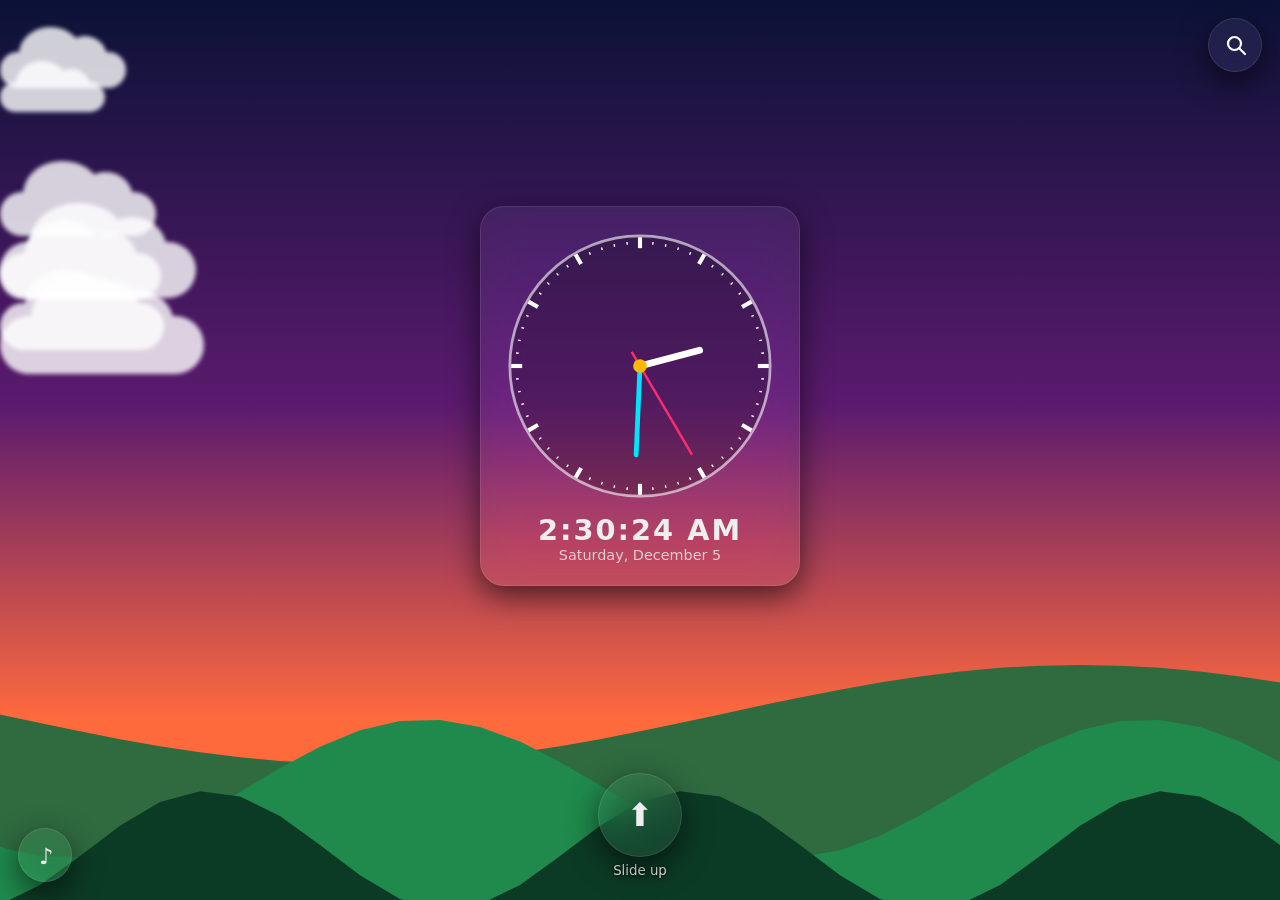
<file: alcaliqb/index.html>
<!DOCTYPE html><html lang="en"><head><meta charset="utf-8"><meta name="viewport" content="width=device-width,initial-scale=1"><title>Home | GradeLab</title>
<link rel="stylesheet" href="style.css"></head><body data-page="home">
<div id="home"><div id="clouds"></div><div id="hills"></div>
<div id="clockbox" class="glass"><svg id="face" viewBox="0 0 200 200"></svg><div id="digital"></div><div id="date"></div></div>
<div id="slider"><div id="knob" class="glass">⬆</div><small>Slide up</small></div></div>
<script src="script.js"></script></body></html>
</file>
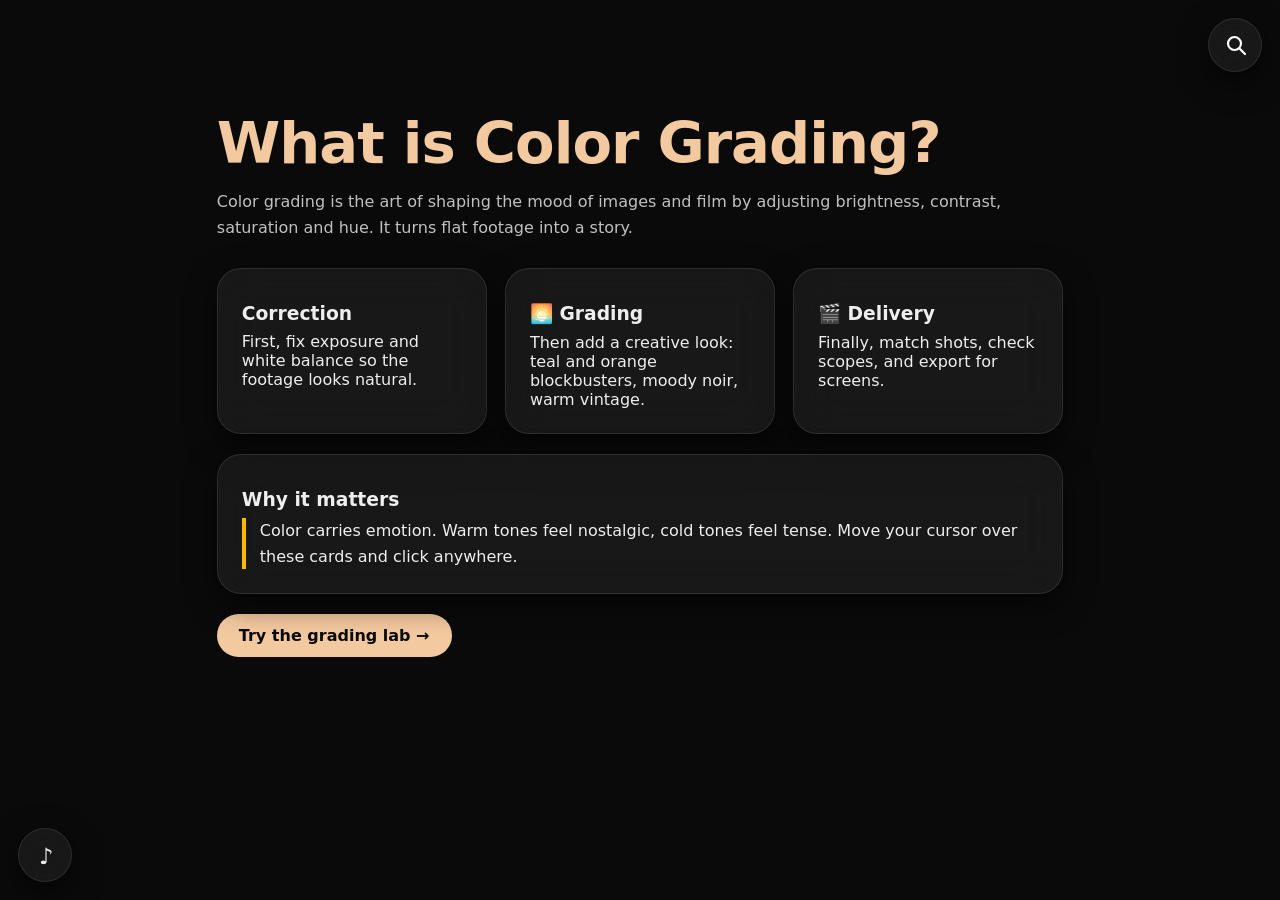
<file: alcaliqb/about.html>
<!DOCTYPE html><html lang="en"><head><meta charset="utf-8"><meta name="viewport" content="width=device-width,initial-scale=1"><title>About | GradeLab</title>
<link rel="stylesheet" href="style.css"><style> .fx{border-left:4px solid var(--c);padding-left:14px;line-height:1.6}.card h3{margin-bottom:8px}</style></head><body data-page="about"><main class="wrap"><h1 style="letter-spacing:-1px">What is Color Grading?</h1><p class="lead">Color grading is the art of shaping the mood of images and film by adjusting brightness, contrast, saturation and hue. It turns flat footage into a story.</p>
<div class="grid"><div class="card glass"><h3> Correction</h3><p>First, fix exposure and white balance so the footage looks natural.</p></div><div class="card glass"><h3>🌅 Grading</h3><p>Then add a creative look: teal and orange blockbusters, moody noir, warm vintage.</p></div><div class="card glass"><h3>🎬 Delivery</h3><p>Finally, match shots, check scopes, and export for screens.</p></div></div>
<div class="card glass"><h3>Why it matters</h3><p class="fx">Color carries emotion. Warm tones feel nostalgic, cold tones feel tense. Move your cursor over these cards and click anywhere.</p></div>
<a class="btn" href="gallery.html">Try the grading lab →</a></main><script src="script.js"></script></body></html>
</file>
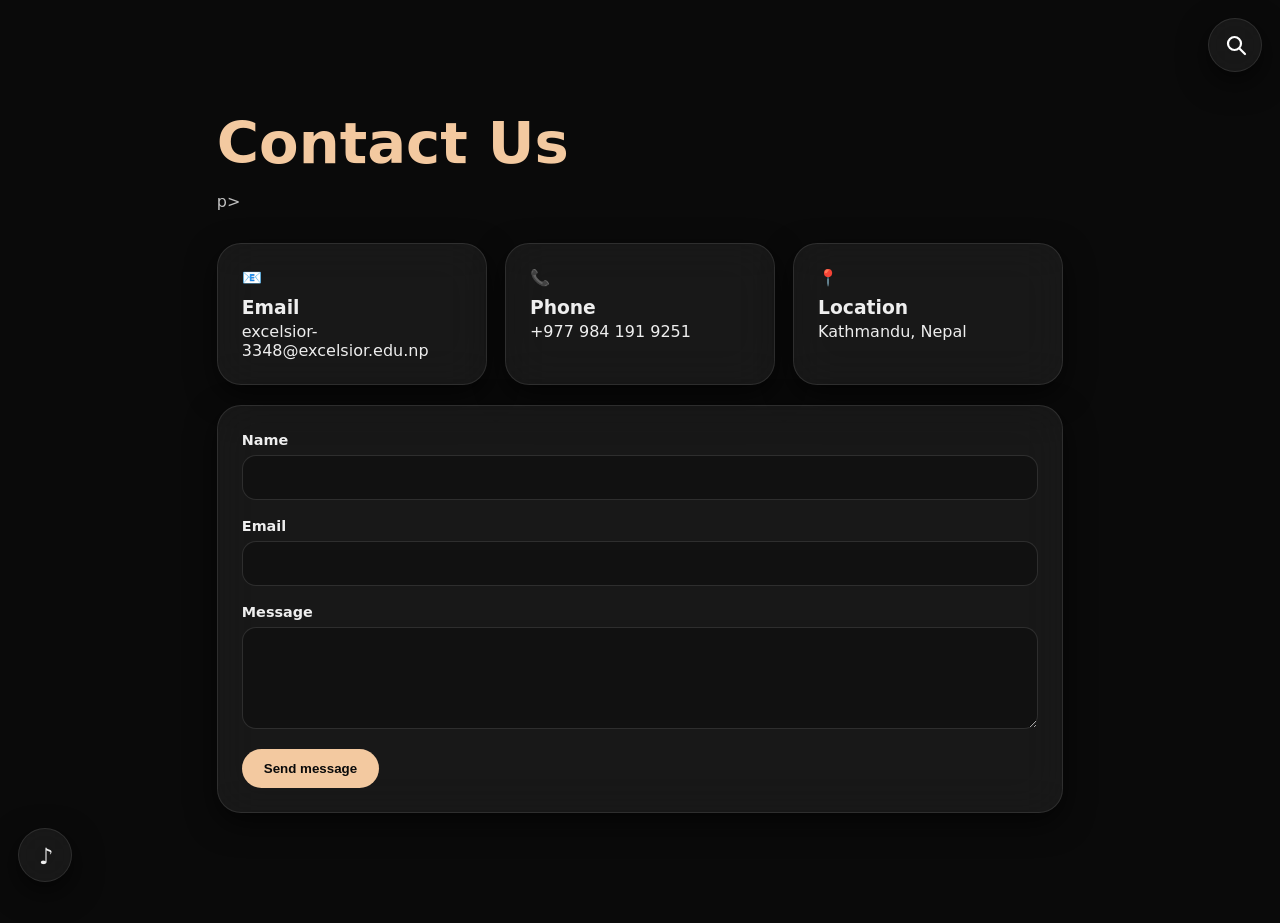
<file: alcaliqb/contact.html>
<!DOCTYPE html><html lang="en"><head><meta charset="utf-8"><meta name="viewport" content="width=device-width,initial-scale=1"><title>Contact Us | </title>
<link rel="stylesheet" href="style.css"></head><body data-page="Contact"><main class="wrap"><h1>Contact Us</h1><p class="lead">p><div class="grid"><div class="card glass">📧<h3>Email</h3><p>excelsior-3348@excelsior.edu.np</p></div><div class="card glass">📞<h3>Phone</h3><p>+977 984 191 9251</p></div><div class="card glass">📍<h3>Location</h3><p>Kathmandu, Nepal</p></div></div><form class="card glass"><label>Name</label><input name="name" required><label>Email</label><input type="email" required><label>Message</label><textarea rows="4" required></textarea><button class="btn">Send message</button></form></main><script src="script.js"></script></body></html>
</file>
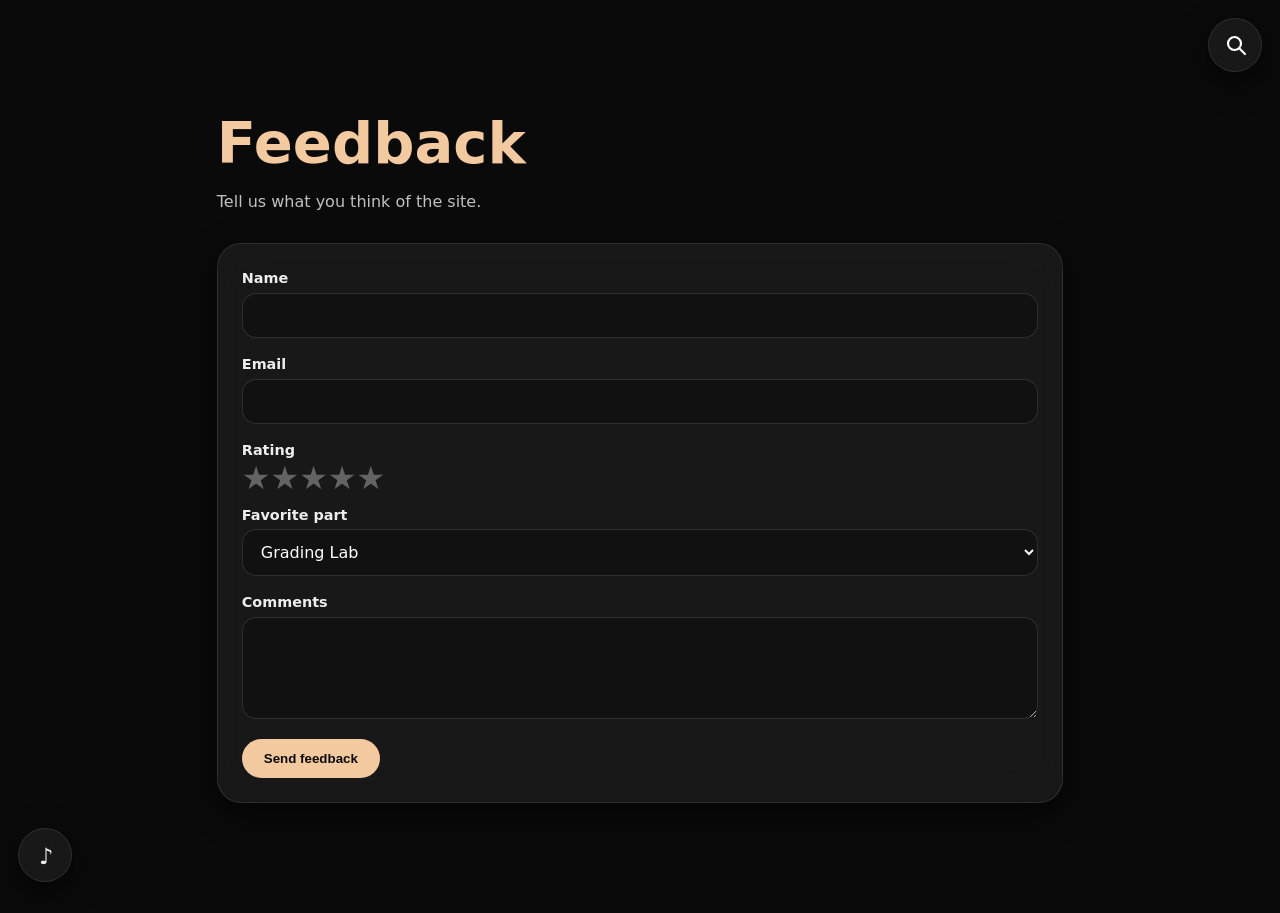
<file: alcaliqb/feedback.html>
<!DOCTYPE html><html lang="en"><head><meta charset="utf-8"><meta name="viewport" content="width=device-width,initial-scale=1"><title>Feedback | GradeLab</title>
<link rel="stylesheet" href="style.css"></head><body data-page="Feedback"><main class="wrap"><h1>Feedback</h1><p class="lead">Tell us what you think of the site.</p><form class="card glass"><label>Name</label><input name="name" required><label>Email</label><input type="email" required><label>Rating</label><div class="stars"></div><label style="display:block;margin-top:10px">Favorite part</label><select><option>Grading Lab</option><option>Clock homepage</option><option>Resources</option></select><label>Comments</label><textarea rows="4"></textarea><button class="btn">Send feedback</button></form></main><script src="script.js"></script></body></html>
</file>
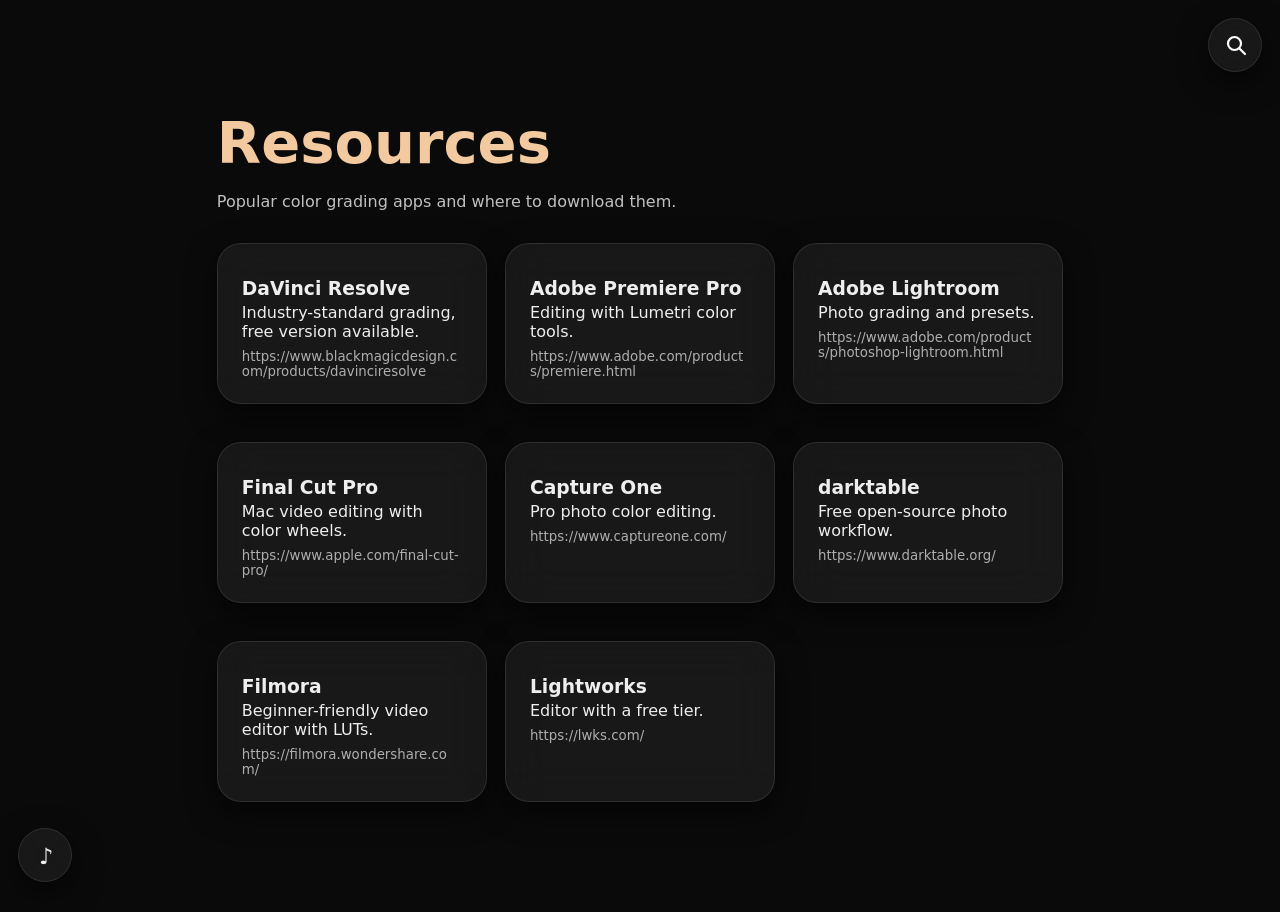
<file: alcaliqb/resources.html>
<!DOCTYPE html><html lang="en"><head><meta charset="utf-8"><meta name="viewport" content="width=device-width,initial-scale=1"><title>Resources | GradeLab</title>
<link rel="stylesheet" href="style.css"></head><body data-page="Resources"><main class="wrap"><h1>Resources</h1><p class="lead">Popular color grading apps and where to download them.</p><div class="grid res">
<a class="card glass" href="https://www.blackmagicdesign.com/products/davinciresolve" target="_blank" rel="noopener"><h3>DaVinci Resolve</h3><p>Industry-standard grading, free version available.</p><small>https://www.blackmagicdesign.com/products/davinciresolve</small></a>
<a class="card glass" href="https://www.adobe.com/products/premiere.html" target="_blank" rel="noopener"><h3>Adobe Premiere Pro</h3><p>Editing with Lumetri color tools.</p><small>https://www.adobe.com/products/premiere.html</small></a>
<a class="card glass" href="https://www.adobe.com/products/photoshop-lightroom.html" target="_blank" rel="noopener"><h3>Adobe Lightroom</h3><p>Photo grading and presets.</p><small>https://www.adobe.com/products/photoshop-lightroom.html</small></a>
<a class="card glass" href="https://www.apple.com/final-cut-pro/" target="_blank" rel="noopener"><h3>Final Cut Pro</h3><p>Mac video editing with color wheels.</p><small>https://www.apple.com/final-cut-pro/</small></a>
<a class="card glass" href="https://www.captureone.com/" target="_blank" rel="noopener"><h3>Capture One</h3><p>Pro photo color editing.</p><small>https://www.captureone.com/</small></a>
<a class="card glass" href="https://www.darktable.org/" target="_blank" rel="noopener"><h3>darktable</h3><p>Free open-source photo workflow.</p><small>https://www.darktable.org/</small></a>
<a class="card glass" href="https://filmora.wondershare.com/" target="_blank" rel="noopener"><h3>Filmora</h3><p>Beginner-friendly video editor with LUTs.</p><small>https://filmora.wondershare.com/</small></a>
<a class="card glass" href="https://lwks.com/" target="_blank" rel="noopener"><h3>Lightworks</h3><p>Editor with a free tier.</p><small>https://lwks.com/</small></a></div></main><script src="script.js"></script></body></html>
</file>
<file: alcaliqb/style.css>
:root{--bg:#07070d;--a:#ff2d6f;--b:#00e5ff;--c:#ffb800}
*{box-sizing:border-box;margin:0}
body{font-family:system-ui,Segoe UI,sans-serif;background:#0a0a0a;color:#eee;min-height:100vh;overflow-x:hidden}
a{color:inherit;text-decoration:none}
.glass{background:rgba(255,255,255,.06);backdrop-filter:blur(22px) saturate(120%);-webkit-backdrop-filter:blur(22px) saturate(120%);border:1px solid rgba(255,255,255,.1);box-shadow:0 10px 30px rgba(0,0,0,.6);border-radius:24px}
.wrap{max-width:1000px;margin:0 auto;padding:110px 6vw 90px}
h1{font-size:clamp(2rem,6vw,3.6rem);margin-bottom:12px;color:#f3c9a0;font-weight:800}
p.lead{opacity:.8;margin-bottom:28px;line-height:1.6}
.card{padding:24px;margin-bottom:20px;transition:transform .15s}
.grid{display:grid;grid-template-columns:repeat(auto-fit,minmax(230px,1fr));gap:18px}
.btn{display:inline-block;padding:12px 22px;border:0;border-radius:99px;color:#0a0a0a;font-weight:700;cursor:pointer;background:#f3c9a0;transition:background .2s}
.btn:hover{background:#fff}
input,select,textarea{width:100%;padding:12px 14px;margin:6px 0 16px;border-radius:14px;border:1px solid rgba(255,255,255,.12);background:#111;color:#fff;font:inherit}
label{font-weight:600;font-size:.9rem}

#nav{position:fixed;top:18px;right:18px;z-index:50;height:54px;width:54px;overflow:hidden;display:flex;align-items:center;transition:width .5s cubic-bezier(.2,.9,.3,1.2);border-radius:99px}
#nav:hover{width:min(560px,92vw)}
#nav svg{flex:0 0 54px;width:54px;padding:15px}
#nav nav{display:flex;gap:4px;padding-right:10px;white-space:nowrap}
#nav a{padding:8px 13px;border-radius:99px;font-size:.88rem;transition:.2s}
#nav a:hover,#nav a.on{background:#2a2a2a}

#player{position:fixed;left:18px;bottom:18px;z-index:50;width:54px;height:54px;overflow:hidden;border-radius:99px;transition:all .5s cubic-bezier(.2,.9,.3,1.2)}
#player:hover{width:290px;height:128px;border-radius:26px}
#player .ic{position:absolute;left:0;top:0;width:54px;height:54px;display:grid;place-items:center;font-size:1.4rem}
#player .in{position:absolute;left:60px;top:8px;width:215px}
#player b{display:block;font-size:.95rem;white-space:nowrap}
#player .ctl{display:flex;gap:8px;margin-top:10px}
#player .ctl button{flex:1;padding:8px;border:0;border-radius:12px;color:#fff;background:rgba(255,255,255,.15);cursor:pointer;font-size:1rem}
#player .ctl button:hover{background:var(--a)}
.eq{display:flex;gap:3px;height:16px;align-items:flex-end;margin-top:6px}
.eq i{width:4px;height:4px;background:var(--b);border-radius:2px}
.playing .eq i{animation:eq .5s infinite alternate}
.eq i:nth-child(2){animation-delay:.15s!important}.eq i:nth-child(3){animation-delay:.3s!important}.eq i:nth-child(4){animation-delay:.1s!important}
@keyframes eq{to{height:16px}}

#home{position:fixed;inset:0;overflow:hidden;background:linear-gradient(#0b1236,#5b1a6e 45%,#ff6a3d 80%);transition:transform .6s ease;z-index:10}
#home .hill{position:absolute;left:0;bottom:0;width:2880px;height:55vh;animation:roll linear infinite}
@keyframes roll{to{transform:translateX(-1440px)}}
.cloud{position:absolute;background:#fff;border-radius:99px;opacity:.8;filter:blur(2px);animation:drift linear infinite}
.cloud:before,.cloud:after{content:"";position:absolute;background:#fff;border-radius:50%}
.cloud:before{width:50%;height:150%;left:15%;top:-70%}.cloud:after{width:35%;height:120%;right:15%;top:-45%}
@keyframes drift{from{transform:translateX(-300px)}to{transform:translateX(110vw)}}
#clockbox{position:absolute;top:44%;left:50%;transform:translate(-50%,-50%);width:min(320px,70vw);padding:22px;text-align:center}
#clockbox svg{width:100%}
#digital{font-size:1.8rem;font-weight:700;letter-spacing:2px;margin-top:6px}
#date{opacity:.8;font-size:.9rem}
#slider{position:absolute;bottom:22px;left:50%;transform:translateX(-50%);width:84px;text-align:center;z-index:5;touch-action:none}
#knob{width:84px;height:84px;border-radius:50%;display:grid;place-items:center;font-size:2rem;cursor:grab;animation:bob 1.6s infinite}
@keyframes bob{50%{margin-top:-12px}}
#slider small{display:block;margin-top:6px;text-shadow:0 1px 4px #000}

.photo{height:340px;border-radius:20px;background:radial-gradient(circle at 70% 30%,#ffd36b 0 8%,transparent 9%),linear-gradient(transparent 55%,#1d4d3a 56%,#0b2a20),linear-gradient(#3a7bd5,#f6a56b);transition:filter .2s}
.photo.s2{background:radial-gradient(circle at 25% 35%,#fff 0 6%,transparent 7%),linear-gradient(transparent 60%,#222 61%),linear-gradient(#0f2027,#6a4c93)}
.photo.s3{background:linear-gradient(transparent 50%,#c2703a 51%,#6b3a1f),linear-gradient(#7fd1f5,#f7e3b0)}
.photo.s4{background:radial-gradient(circle at 50% 60%,#ff2d6f 0 15%,transparent 16%),linear-gradient(#12002b,#00e5ff)}
.thumbs{display:grid;grid-template-columns:repeat(4,1fr);gap:10px;margin:14px 0}
.thumbs .photo{height:70px;cursor:pointer;border:2px solid transparent}.thumbs .photo.sel{border-color:var(--b)}
.presets{display:flex;flex-wrap:wrap;gap:8px;margin:12px 0}
.presets button{padding:8px 14px}
input[type=range]{padding:0;margin:4px 0 12px}
.stars span{font-size:2rem;cursor:pointer;opacity:.35;transition:.15s}.stars span.on{opacity:1;color:var(--c);transform:scale(1.15)}
.res a.card{display:block}.res a.card:hover{background:rgba(255,255,255,.1)}
.res small{opacity:.7;display:block;margin-top:8px;word-break:break-all}

.val{float:right;opacity:.7;font-weight:400}

.thumbs .photo{transition:filter .2s}
img.photo{display:block;width:100%;height:360px;object-fit:cover;background:#151515}
.thumbs img.photo{height:70px}.look{height:200px!important;cursor:pointer}.card h3{margin:10px 0 4px}
</file>
